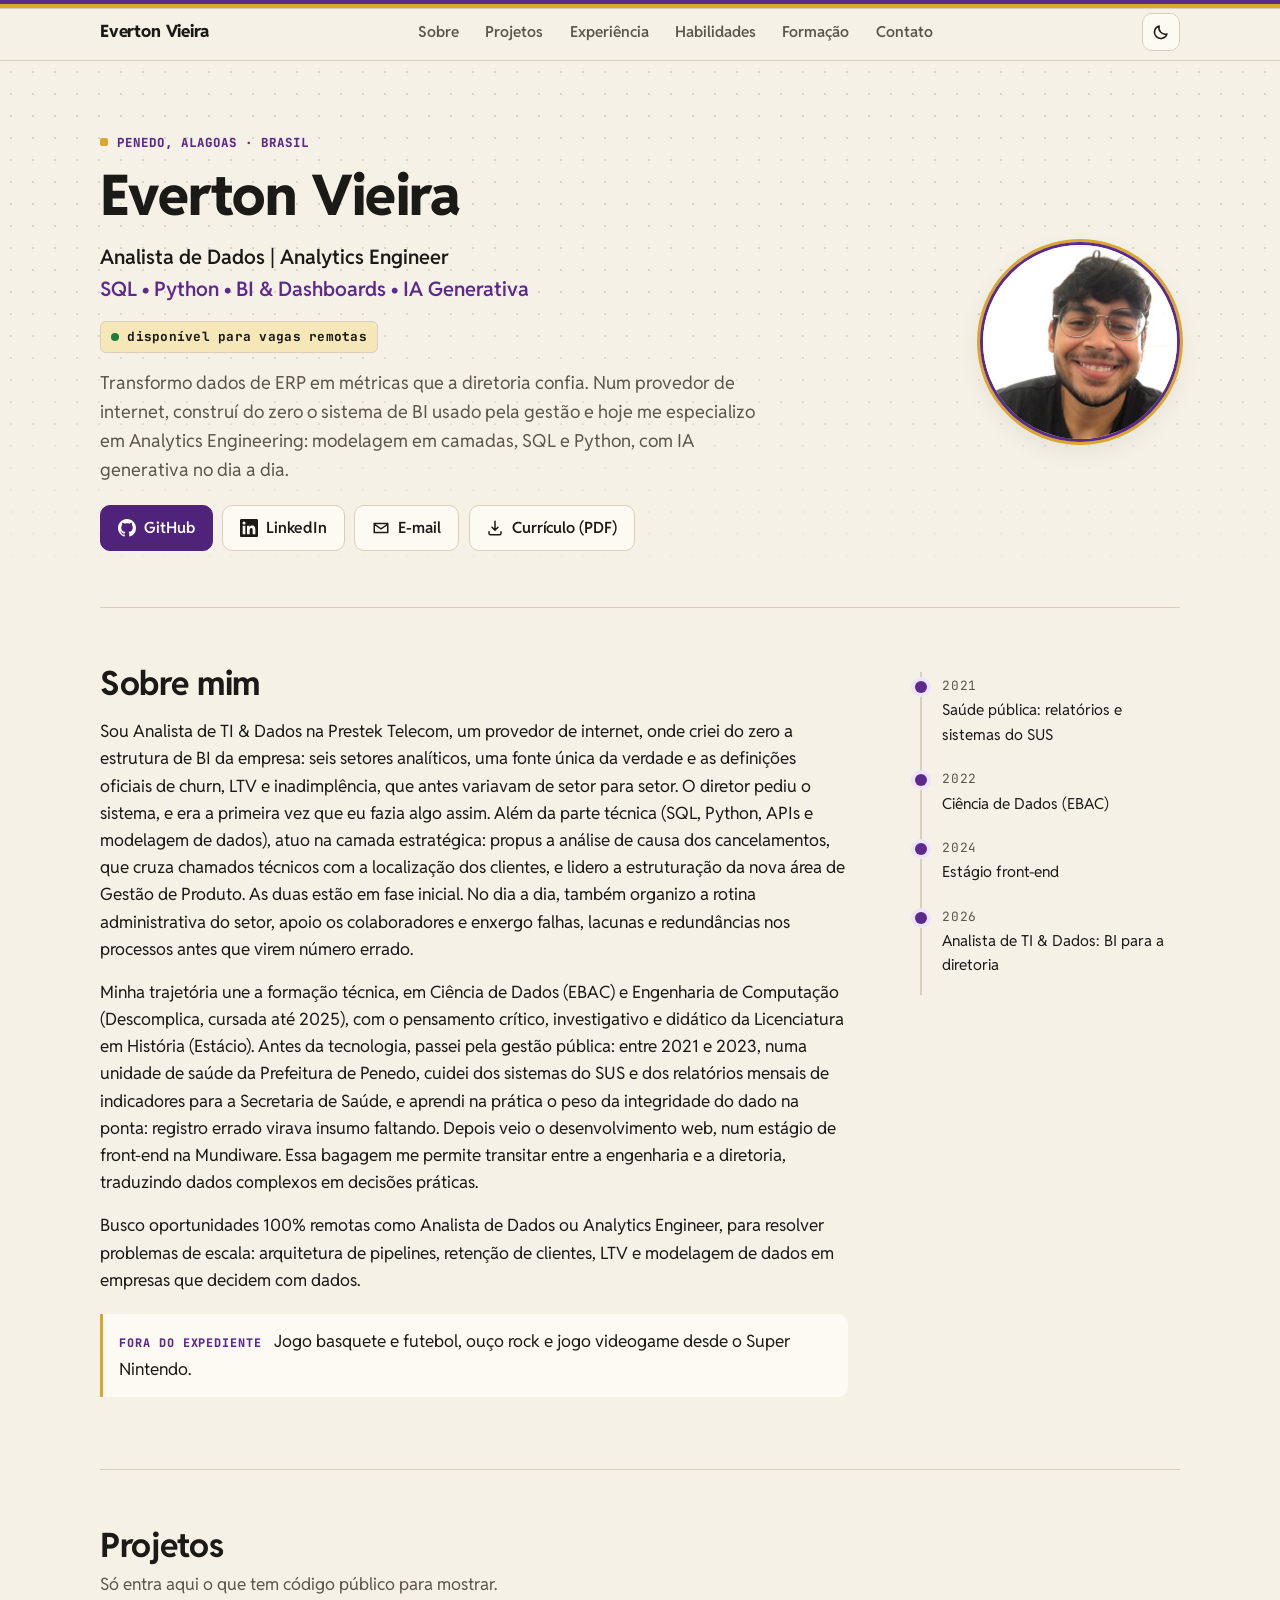
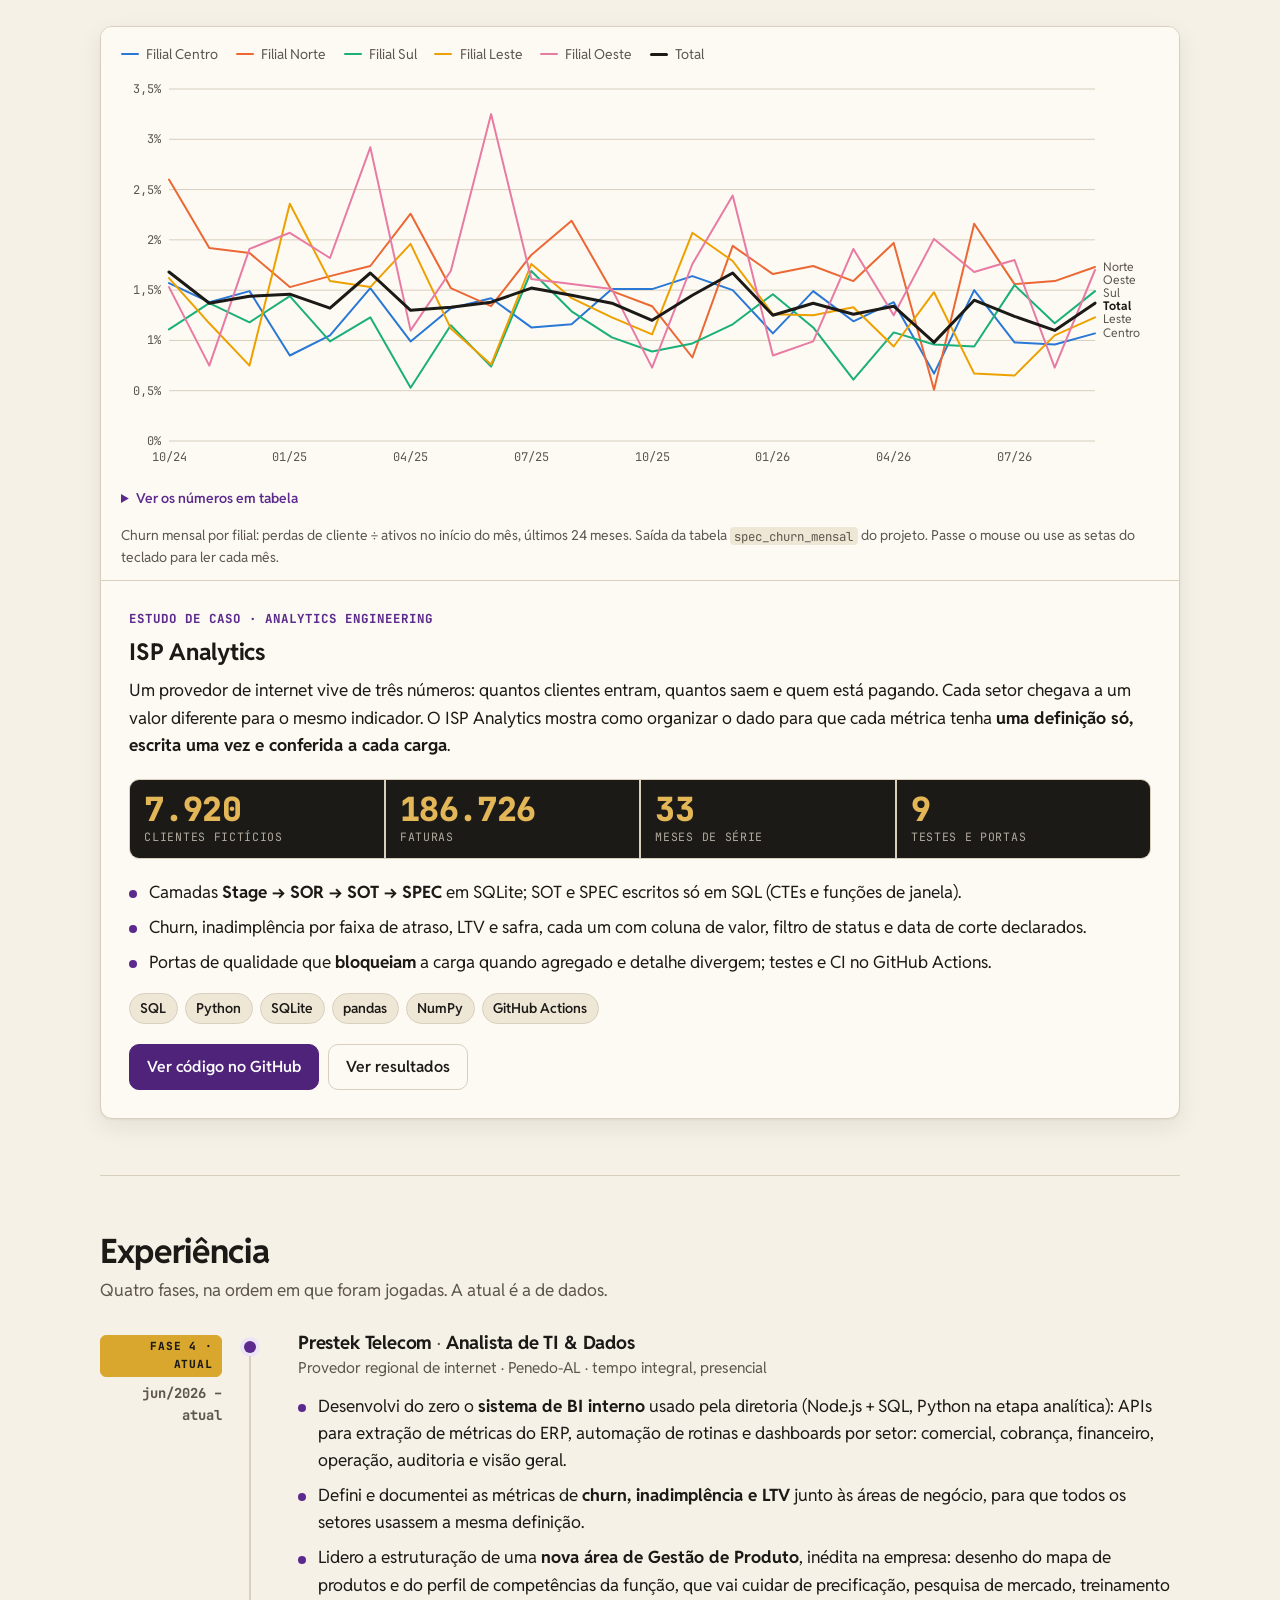
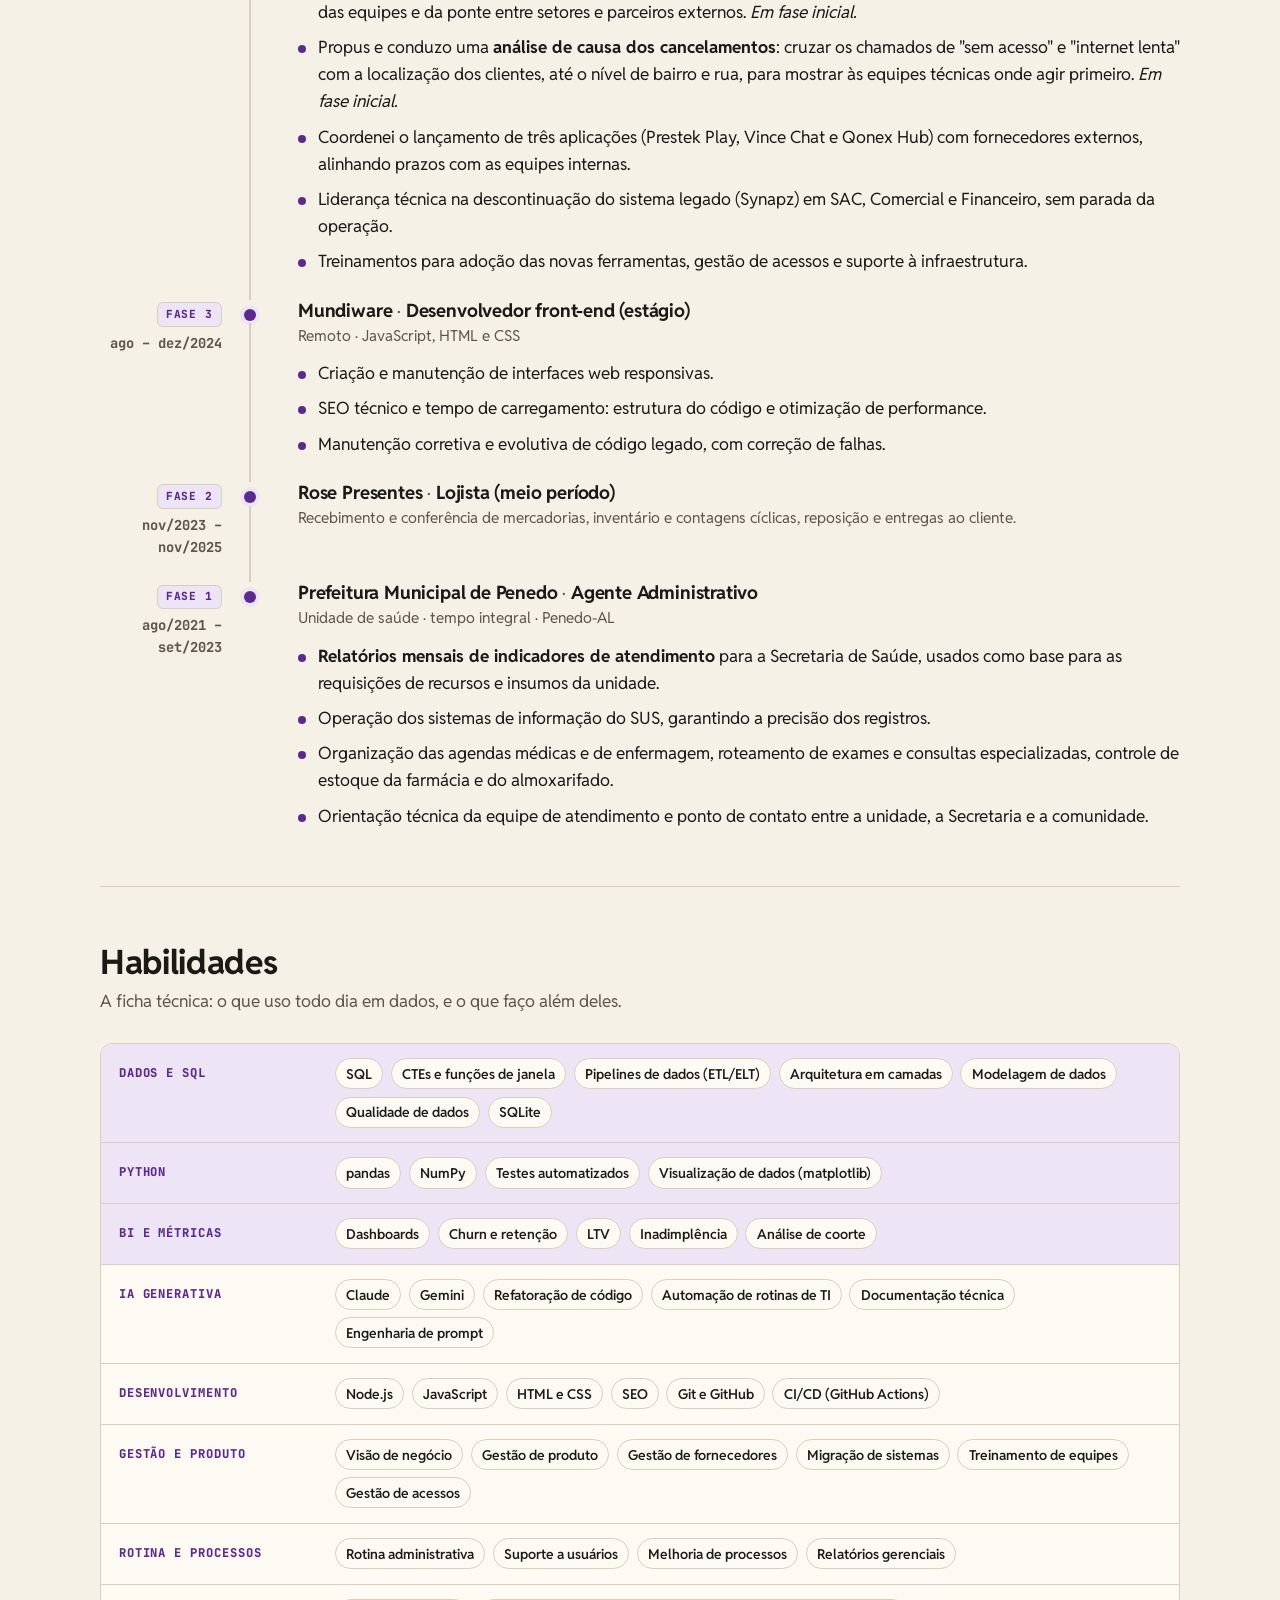
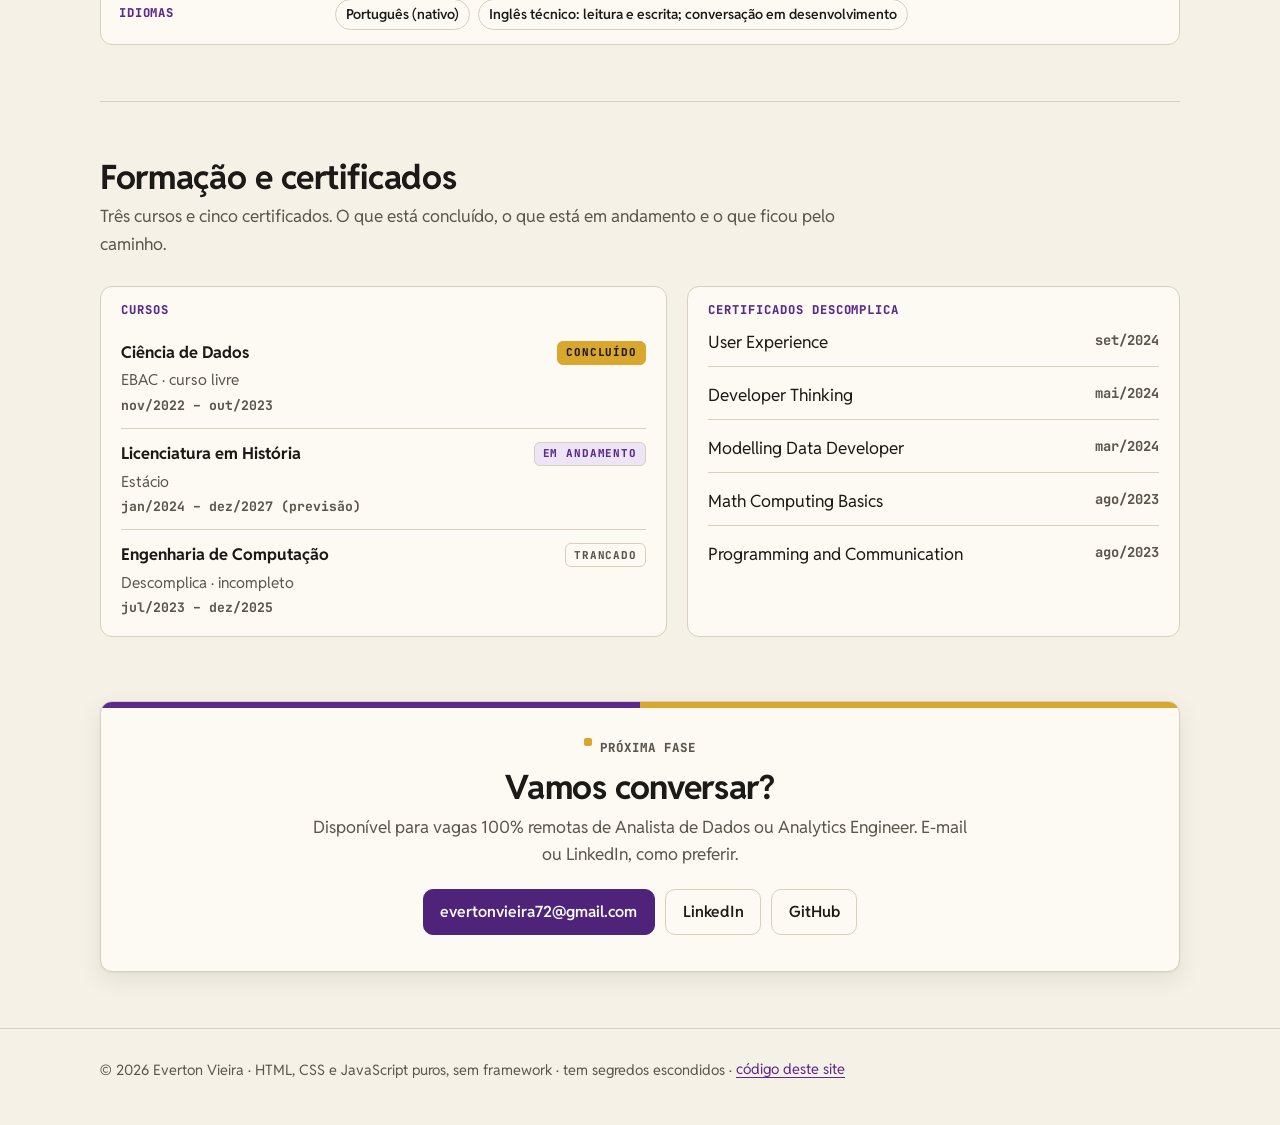
<file: index.html>
<!doctype html>
<html lang="pt-BR">
<head>
  <meta charset="utf-8">
  <meta name="viewport" content="width=device-width, initial-scale=1">
  <title>Everton Vieira — Analista de Dados | Analytics Engineer</title>
  <meta name="description" content="Portfólio de Everton Vieira, Analista de Dados e Analytics Engineer em Penedo, Alagoas: SQL, Python, BI &amp; Dashboards e IA generativa. Sobre mim, projetos, experiência e contato.">
  <link rel="canonical" href="https://vertonds.github.io/">
  <meta name="theme-color" content="#0D1117" media="(prefers-color-scheme: dark)">
  <meta name="theme-color" content="#ffffff" media="(prefers-color-scheme: light)">
  <link rel="icon" href="img/favicon.svg" type="image/svg+xml">

  <!-- Pré-visualização em LinkedIn, WhatsApp e afins -->
  <meta property="og:type" content="website">
  <meta property="og:locale" content="pt_BR">
  <meta property="og:url" content="https://vertonds.github.io/">
  <meta property="og:title" content="Everton Vieira — Analista de Dados | Analytics Engineer">
  <meta property="og:description" content="SQL, Python, BI &amp; Dashboards e IA generativa. Métricas de negócio com uma definição só, escritas em SQL e conferidas a cada carga.">
  <meta property="og:image" content="https://vertonds.github.io/img/og.png?v=placar-2026-10-29">
  <meta property="og:image:width" content="1200">
  <meta property="og:image:height" content="630">
  <meta name="twitter:card" content="summary_large_image">

  <link rel="preload" href="fonts/RedditSans.woff" as="font" type="font/woff" crossorigin>
  <link rel="preload" href="fonts/JetBrainsMono.woff" as="font" type="font/woff" crossorigin>
  <link rel="stylesheet" href="styles.css">
  <script src="js/churn-dados.js" defer></script>
  <script src="js/site.js" defer></script>
</head>
<body>

<a class="pular" href="#sobre">Pular para o conteúdo</a>

<header class="topo">
  <nav class="container nav" aria-label="Seções da página">
    <a class="marca" href="#inicio">Everton Vieira</a>
    <ul>
      <li><a href="#sobre">Sobre</a></li>
      <li><a href="#projetos">Projetos</a></li>
      <li><a href="#experiencia">Experiência</a></li>
      <li><a href="#habilidades">Habilidades</a></li>
      <li><a href="#formacao">Formação</a></li>
      <li><a href="#contato">Contato</a></li>
    </ul>
    <button class="tema-botao" type="button" aria-label="Alternar entre modo claro e escuro" aria-pressed="false" title="Modo claro / escuro">
      <svg class="icone-sol" aria-hidden="true" viewBox="0 0 24 24" width="18" height="18"><circle cx="12" cy="12" r="4" fill="none" stroke="currentColor" stroke-width="2"/><path stroke="currentColor" stroke-width="2" stroke-linecap="round" d="M12 2v2m0 16v2M2 12h2m16 0h2M4.9 4.9l1.4 1.4m11.4 11.4 1.4 1.4M4.9 19.1l1.4-1.4m11.4-11.4 1.4-1.4"/></svg>
      <svg class="icone-lua" aria-hidden="true" viewBox="0 0 24 24" width="18" height="18"><path fill="none" stroke="currentColor" stroke-width="2" stroke-linejoin="round" d="M20 14.5A8.5 8.5 0 0 1 9.5 4a8.5 8.5 0 1 0 10.5 10.5z"/></svg>
    </button>
  </nav>
</header>

<main id="inicio">

  <!-- ===== Apresentação ===== -->
  <section class="hero-fundo" aria-labelledby="nome">
    <div class="hero container">
      <div class="hero-texto">
        <p class="eyebrow">Penedo, Alagoas · Brasil</p>
        <h1 id="nome">Everton Vieira</h1>
        <p class="titulo">Analista de Dados <span aria-hidden="true">|</span> Analytics Engineer<br>
          <span class="titulo-stack">SQL • Python • BI &amp; Dashboards • IA Generativa</span></p>
        <p class="status">disponível para vagas remotas</p>
        <p class="so-impressao">vertonds.github.io · github.com/vertonds · linkedin.com/in/everton-vieira-872673228 · evertonvieira72@gmail.com</p>
        <p class="lead">Transformo dados de ERP em métricas que a diretoria confia. Num provedor de internet,
          construí do zero o sistema de BI usado pela gestão e hoje me especializo em Analytics Engineering:
          modelagem em camadas, SQL e Python, com IA generativa no dia a dia.</p>
        <div class="acoes">
          <a class="botao primario" href="https://github.com/vertonds" target="_blank" rel="noopener">
            <svg aria-hidden="true" viewBox="0 0 16 16" width="18" height="18"><path fill="currentColor" d="M8 0C3.58 0 0 3.58 0 8c0 3.54 2.29 6.53 5.47 7.59.4.07.55-.17.55-.38 0-.19-.01-.82-.01-1.49-2.01.37-2.53-.49-2.69-.94-.09-.23-.48-.94-.82-1.13-.28-.15-.68-.52-.01-.53.63-.01 1.08.58 1.23.82.72 1.21 1.87.87 2.33.66.07-.52.28-.87.51-1.07-1.78-.2-3.64-.89-3.64-3.95 0-.87.31-1.59.82-2.15-.08-.2-.36-1.02.08-2.12 0 0 .67-.21 2.2.82.64-.18 1.32-.27 2-.27.68 0 1.36.09 2 .27 1.53-1.04 2.2-.82 2.2-.82.44 1.1.16 1.92.08 2.12.51.56.82 1.27.82 2.15 0 3.07-1.87 3.75-3.65 3.95.29.25.54.73.54 1.48 0 1.07-.01 1.93-.01 2.2 0 .21.15.46.55.38A8.013 8.013 0 0 0 16 8c0-4.42-3.58-8-8-8z"/></svg>
            GitHub</a>
          <a class="botao" href="https://www.linkedin.com/in/everton-vieira-872673228/" target="_blank" rel="noopener">
            <svg aria-hidden="true" viewBox="0 0 24 24" width="18" height="18"><path fill="currentColor" d="M20.45 20.45h-3.56v-5.57c0-1.33-.02-3.04-1.85-3.04-1.85 0-2.13 1.45-2.13 2.94v5.67H9.35V9h3.41v1.56h.05c.48-.9 1.64-1.85 3.37-1.85 3.6 0 4.27 2.37 4.27 5.46v6.28zM5.34 7.43a2.06 2.06 0 1 1 0-4.13 2.06 2.06 0 0 1 0 4.13zM7.12 20.45H3.56V9h3.56v11.45zM22.22 0H1.77C.79 0 0 .77 0 1.72v20.56C0 23.23.79 24 1.77 24h20.45c.98 0 1.78-.77 1.78-1.72V1.72C24 .77 23.2 0 22.22 0z"/></svg>
            LinkedIn</a>
          <a class="botao" href="mailto:evertonvieira72@gmail.com">
            <svg aria-hidden="true" viewBox="0 0 24 24" width="18" height="18"><path fill="none" stroke="currentColor" stroke-width="2" d="M3 6h18v12H3zM3 7l9 6 9-6"/></svg>
            E-mail</a>
          <a class="botao" href="curriculo-everton-vieira.pdf" download>
            <svg aria-hidden="true" viewBox="0 0 24 24" width="18" height="18"><path fill="none" stroke="currentColor" stroke-width="2" stroke-linecap="round" stroke-linejoin="round" d="M12 3v12m0 0 4-4m-4 4-4-4M4 17v2a2 2 0 0 0 2 2h12a2 2 0 0 0 2-2v-2"/></svg>
            Currículo (PDF)</a>
        </div>
      </div>
      <img class="foto" src="img/foto.jpg" alt="Foto de Everton Vieira" width="200" height="200">
    </div>
  </section>

  <!-- ===== Sobre mim ===== -->
  <section id="sobre" class="secao container reveal" aria-labelledby="t-sobre">
    <div class="sobre">
      <div class="sobre-texto">
        <h2 id="t-sobre">Sobre mim</h2>
        <p>Sou Analista de TI &amp; Dados na Prestek Telecom, um provedor de internet, onde criei do zero a estrutura
          de BI da empresa: seis setores analíticos, uma fonte única da verdade e as definições oficiais de churn,
          LTV e inadimplência, que antes variavam de setor para setor. O diretor pediu o sistema, e era a primeira
          vez que eu fazia algo assim. Além da parte técnica (SQL, Python, APIs e modelagem de dados), atuo na
          camada estratégica: propus a análise de causa dos cancelamentos, que cruza chamados técnicos com a
          localização dos clientes, e lidero a estruturação da nova área de Gestão de Produto. As duas estão em
          fase inicial. No dia a dia, também organizo a rotina administrativa do setor, apoio os colaboradores e
          enxergo falhas, lacunas e redundâncias nos processos antes que virem número errado.</p>
        <p>Minha trajetória une a formação técnica, em Ciência de Dados (EBAC) e Engenharia de Computação
          (Descomplica, cursada até 2025), com o pensamento crítico, investigativo e didático da Licenciatura em
          História (Estácio). Antes da tecnologia, passei pela gestão pública: entre 2021 e 2023, numa unidade de
          saúde da Prefeitura de Penedo, cuidei dos sistemas do SUS e dos relatórios mensais de indicadores para a
          Secretaria de Saúde, e aprendi na prática o peso da integridade do dado na ponta: registro errado virava
          insumo faltando. Depois veio o desenvolvimento web, num estágio de front-end na Mundiware. Essa bagagem
          me permite transitar entre a engenharia e a diretoria, traduzindo dados complexos em decisões práticas.</p>
        <p>Busco oportunidades 100% remotas como Analista de Dados ou Analytics Engineer, para resolver problemas
          de escala: arquitetura de pipelines, retenção de clientes, LTV e modelagem de dados em empresas que
          decidem com dados.</p>
        <p class="fora"><span class="fora-rotulo">Fora do expediente</span> Jogo basquete e futebol, ouço rock e jogo videogame desde o Super Nintendo.</p>
      </div>
      <ol class="marcos" aria-label="Marcos">
        <li><span class="marco-ano">2021</span><span>Saúde pública: relatórios e sistemas do SUS</span></li>
        <li><span class="marco-ano">2022</span><span>Ciência de Dados (EBAC)</span></li>
        <li><span class="marco-ano">2024</span><span>Estágio front-end</span></li>
        <li><span class="marco-ano">2026</span><span>Analista de TI &amp; Dados: BI para a diretoria</span></li>
      </ol>
    </div>
  </section>

  <!-- ===== Projetos ===== -->
  <section id="projetos" class="secao container reveal" aria-labelledby="t-projetos">
    <div class="secao-cab">
      <h2 id="t-projetos">Projetos</h2>
      <p>Só entra aqui o que tem código público para mostrar.</p>
    </div>

    <article class="destaque">
      <figure class="grafico" id="grafico-churn">
        <img src="img/capa-isp-analytics.png" alt="Gráfico de linhas: churn mensal por filial nos últimos 24 meses, com o total em torno de 1,3% ao mês" width="1300" height="598" loading="lazy">
        <figcaption>Churn mensal por filial: perdas de cliente ÷ ativos no início do mês, últimos 24 meses.
          Saída da tabela <code>spec_churn_mensal</code> do projeto. Passe o mouse ou use as setas do teclado para ler cada mês.</figcaption>
      </figure>
      <div class="destaque-corpo">
        <p class="kicker">Estudo de caso · Analytics Engineering</p>
        <h3>ISP Analytics</h3>
        <p>Um provedor de internet vive de três números: quantos clientes entram, quantos saem e quem está
          pagando. Cada setor chegava a um valor diferente para o mesmo indicador. O ISP Analytics mostra como organizar
          o dado para que cada métrica tenha <strong>uma definição só, escrita uma vez e conferida a cada carga</strong>.</p>
        <ul class="placar" aria-label="Números do projeto">
          <li><strong>7.920</strong><span>clientes fictícios</span></li>
          <li><strong>186.726</strong><span>faturas</span></li>
          <li><strong>33</strong><span>meses de série</span></li>
          <li><strong>9</strong><span>testes e portas</span></li>
        </ul>
        <ul class="marcas">
          <li>Camadas <strong>Stage → SOR → SOT → SPEC</strong> em SQLite; SOT e SPEC escritos só em SQL (CTEs e funções de janela).</li>
          <li>Churn, inadimplência por faixa de atraso, LTV e safra, cada um com coluna de valor, filtro de status e data de corte declarados.</li>
          <li>Portas de qualidade que <strong>bloqueiam</strong> a carga quando agregado e detalhe divergem; testes e CI no GitHub Actions.</li>
        </ul>
        <ul class="tags" aria-label="Tecnologias">
          <li>SQL</li><li>Python</li><li>SQLite</li><li>pandas</li><li>NumPy</li><li>GitHub Actions</li>
        </ul>
        <div class="acoes">
          <a class="botao primario" href="https://github.com/vertonds/isp-analytics" target="_blank" rel="noopener">Ver código no GitHub</a>
          <a class="botao" href="https://github.com/vertonds/isp-analytics/blob/main/docs/RESULTADOS.md" target="_blank" rel="noopener">Ver resultados</a>
        </div>
      </div>
    </article>
  </section>

  <!-- ===== Experiência ===== -->
  <section id="experiencia" class="secao container reveal" aria-labelledby="t-exp">
    <div class="secao-cab">
      <h2 id="t-exp">Experiência</h2>
      <p>Quatro fases, na ordem em que foram jogadas. A atual é a de dados.</p>
    </div>

    <ol class="linha">
      <li>
        <div class="quando"><span class="fase atual">Fase 4 · atual</span>jun/2026 – atual</div>
        <div class="oque">
          <h3>Prestek Telecom <span class="sep">·</span> Analista de TI &amp; Dados</h3>
          <p class="onde">Provedor regional de internet · Penedo-AL · tempo integral, presencial</p>
          <ul class="marcas">
            <li>Desenvolvi do zero o <strong>sistema de BI interno</strong> usado pela diretoria (Node.js + SQL, Python na etapa analítica): APIs para extração de métricas do ERP, automação de rotinas e dashboards por setor: comercial, cobrança, financeiro, operação, auditoria e visão geral.</li>
            <li>Defini e documentei as métricas de <strong>churn, inadimplência e LTV</strong> junto às áreas de negócio, para que todos os setores usassem a mesma definição.</li>
            <li>Lidero a estruturação de uma <strong>nova área de Gestão de Produto</strong>, inédita na empresa: desenho do mapa de produtos e do perfil de competências da função, que vai cuidar de precificação, pesquisa de mercado, treinamento das equipes e da ponte entre setores e parceiros externos. <em>Em fase inicial.</em></li>
            <li>Propus e conduzo uma <strong>análise de causa dos cancelamentos</strong>: cruzar os chamados de "sem acesso" e "internet lenta" com a localização dos clientes, até o nível de bairro e rua, para mostrar às equipes técnicas onde agir primeiro. <em>Em fase inicial.</em></li>
            <li>Coordenei o lançamento de três aplicações (Prestek Play, Vince Chat e Qonex Hub) com fornecedores externos, alinhando prazos com as equipes internas.</li>
            <li>Liderança técnica na descontinuação do sistema legado (Synapz) em SAC, Comercial e Financeiro, sem parada da operação.</li>
            <li>Treinamentos para adoção das novas ferramentas, gestão de acessos e suporte à infraestrutura.</li>
          </ul>
        </div>
      </li>
      <li>
        <div class="quando"><span class="fase">Fase 3</span>ago – dez/2024</div>
        <div class="oque">
          <h3>Mundiware <span class="sep">·</span> Desenvolvedor front-end (estágio)</h3>
          <p class="onde">Remoto · JavaScript, HTML e CSS</p>
          <ul class="marcas">
            <li>Criação e manutenção de interfaces web responsivas.</li>
            <li>SEO técnico e tempo de carregamento: estrutura do código e otimização de performance.</li>
            <li>Manutenção corretiva e evolutiva de código legado, com correção de falhas.</li>
          </ul>
        </div>
      </li>
      <li class="compacto">
        <div class="quando"><span class="fase">Fase 2</span>nov/2023 – nov/2025</div>
        <div class="oque">
          <h3>Rose Presentes <span class="sep">·</span> Lojista (meio período)</h3>
          <p class="onde">Recebimento e conferência de mercadorias, inventário e contagens cíclicas, reposição e entregas ao cliente.</p>
        </div>
      </li>
      <li>
        <div class="quando"><span class="fase">Fase 1</span>ago/2021 – set/2023</div>
        <div class="oque">
          <h3>Prefeitura Municipal de Penedo <span class="sep">·</span> Agente Administrativo</h3>
          <p class="onde">Unidade de saúde · tempo integral · Penedo-AL</p>
          <ul class="marcas">
            <li><strong>Relatórios mensais de indicadores de atendimento</strong> para a Secretaria de Saúde, usados como base para as requisições de recursos e insumos da unidade.</li>
            <li>Operação dos sistemas de informação do SUS, garantindo a precisão dos registros.</li>
            <li>Organização das agendas médicas e de enfermagem, roteamento de exames e consultas especializadas, controle de estoque da farmácia e do almoxarifado.</li>
            <li>Orientação técnica da equipe de atendimento e ponto de contato entre a unidade, a Secretaria e a comunidade.</li>
          </ul>
        </div>
      </li>
    </ol>
  </section>

  <!-- ===== Habilidades ===== -->
  <section id="habilidades" class="secao container reveal" aria-labelledby="t-hab">
    <div class="secao-cab">
      <h2 id="t-hab">Habilidades</h2>
      <p>A ficha técnica: o que uso todo dia em dados, e o que faço além deles.</p>
    </div>

    <dl class="ficha">
      <div class="ficha-linha destaque-linha">
        <dt>Dados e SQL</dt>
        <dd><ul class="tags"><li>SQL</li><li>CTEs e funções de janela</li><li>Pipelines de dados (ETL/ELT)</li><li>Arquitetura em camadas</li><li>Modelagem de dados</li><li>Qualidade de dados</li><li>SQLite</li></ul></dd>
      </div>
      <div class="ficha-linha destaque-linha">
        <dt>Python</dt>
        <dd><ul class="tags"><li>pandas</li><li>NumPy</li><li>Testes automatizados</li><li>Visualização de dados (matplotlib)</li></ul></dd>
      </div>
      <div class="ficha-linha destaque-linha">
        <dt>BI e métricas</dt>
        <dd><ul class="tags"><li>Dashboards</li><li>Churn e retenção</li><li>LTV</li><li>Inadimplência</li><li>Análise de coorte</li></ul></dd>
      </div>
      <div class="ficha-linha">
        <dt>IA generativa</dt>
        <dd><ul class="tags"><li>Claude</li><li>Gemini</li><li>Refatoração de código</li><li>Automação de rotinas de TI</li><li>Documentação técnica</li><li>Engenharia de prompt</li></ul></dd>
      </div>
      <div class="ficha-linha">
        <dt>Desenvolvimento</dt>
        <dd><ul class="tags"><li>Node.js</li><li>JavaScript</li><li>HTML e CSS</li><li>SEO</li><li>Git e GitHub</li><li>CI/CD (GitHub Actions)</li></ul></dd>
      </div>
      <div class="ficha-linha">
        <dt>Gestão e produto</dt>
        <dd><ul class="tags"><li>Visão de negócio</li><li>Gestão de produto</li><li>Gestão de fornecedores</li><li>Migração de sistemas</li><li>Treinamento de equipes</li><li>Gestão de acessos</li></ul></dd>
      </div>
      <div class="ficha-linha">
        <dt>Rotina e processos</dt>
        <dd><ul class="tags"><li>Rotina administrativa</li><li>Suporte a usuários</li><li>Melhoria de processos</li><li>Relatórios gerenciais</li></ul></dd>
      </div>
      <div class="ficha-linha">
        <dt>Idiomas</dt>
        <dd><ul class="tags"><li>Português (nativo)</li><li>Inglês técnico: leitura e escrita; conversação em desenvolvimento</li></ul></dd>
      </div>
    </dl>
  </section>

  <!-- ===== Formação ===== -->
  <section id="formacao" class="secao container reveal" aria-labelledby="t-form">
    <div class="secao-cab">
      <h2 id="t-form">Formação e certificados</h2>
      <p>Três cursos e cinco certificados. O que está concluído, o que está em andamento e o que ficou pelo caminho.</p>
    </div>

    <div class="formacao">
      <div class="formacao-col">
        <h3 class="sub">Cursos</h3>
        <ol class="cursos">
          <li>
            <div class="curso-cab"><strong>Ciência de Dados</strong><span class="selo ok">concluído</span></div>
            <span class="curso-inst">EBAC · curso livre</span>
            <span class="quando">nov/2022 – out/2023</span>
          </li>
          <li>
            <div class="curso-cab"><strong>Licenciatura em História</strong><span class="selo andamento">em andamento</span></div>
            <span class="curso-inst">Estácio</span>
            <span class="quando">jan/2024 – dez/2027 (previsão)</span>
          </li>
          <li>
            <div class="curso-cab"><strong>Engenharia de Computação</strong><span class="selo neutro">trancado</span></div>
            <span class="curso-inst">Descomplica · incompleto</span>
            <span class="quando">jul/2023 – dez/2025</span>
          </li>
        </ol>
      </div>
      <div class="formacao-col">
        <h3 class="sub">Certificados Descomplica</h3>
        <!-- Os links de verificação da Descomplica devolviam 404 em 28/10/2026; quando voltarem, acrescentar
             <a href="URL" target="_blank" rel="noopener">Verificar</a> em cada item. -->
        <ol class="certificados-lista">
          <li><span>User Experience</span><span class="quando">set/2024</span></li>
          <li><span>Developer Thinking</span><span class="quando">mai/2024</span></li>
          <li><span>Modelling Data Developer</span><span class="quando">mar/2024</span></li>
          <li><span>Math Computing Basics</span><span class="quando">ago/2023</span></li>
          <li><span>Programming and Communication</span><span class="quando">ago/2023</span></li>
        </ol>
      </div>
    </div>
  </section>

  <!-- ===== Contato ===== -->
  <section id="contato" class="secao container contato reveal" aria-labelledby="t-contato">
    <div class="contato-caixa">
    <p class="eyebrow">Próxima fase</p>
    <h2 id="t-contato">Vamos conversar?</h2>
    <p>Disponível para vagas 100% remotas de Analista de Dados ou Analytics Engineer. E-mail ou LinkedIn, como preferir.</p>
    <div class="acoes centro">
      <a class="botao primario" href="mailto:evertonvieira72@gmail.com">evertonvieira72@gmail.com</a>
      <a class="botao" href="https://www.linkedin.com/in/everton-vieira-872673228/" target="_blank" rel="noopener">LinkedIn</a>
      <a class="botao" href="https://github.com/vertonds" target="_blank" rel="noopener">GitHub</a>
    </div>
    </div>
  </section>

</main>

<dialog class="consulta" id="consulta-sql" aria-labelledby="consulta-titulo">
  <p class="consulta-titulo" id="consulta-titulo">consulta.sql</p>
  <pre><code>SELECT paixao
FROM   everton
WHERE  fora_do_expediente = true;</code></pre>
  <table>
    <thead><tr><th scope="col">#</th><th scope="col">paixao</th></tr></thead>
    <tbody>
      <tr><td>1</td><td>basquete</td></tr>
      <tr><td>2</td><td>futebol</td></tr>
      <tr><td>3</td><td>rock</td></tr>
      <tr><td>4</td><td>videogame</td></tr>
    </tbody>
  </table>
  <p class="consulta-rodape">4 linhas · 0,003 s · <button type="button" class="consulta-fechar">fechar (Esc)</button></p>
</dialog>

<footer class="rodape">
  <div class="container">
    <p>© 2026 Everton Vieira · HTML, CSS e JavaScript puros, sem framework · tem segredos escondidos ·
      <a href="https://github.com/vertonds/vertonds.github.io" target="_blank" rel="noopener">código deste site</a></p>
  </div>
</footer>

</body>
</html>
</file>
<file: styles.css>
/* ==========================================================================
   vertonds.github.io — folha de estilo única (v2, direção "Painel")
   Tokens → base → componentes → seções → gráfico → responsivo → impressão
   ========================================================================== */

@font-face {
  font-family: "Reddit Sans";
  src: url("fonts/RedditSans.woff") format("woff");
  font-weight: 200 900;
  font-style: normal;
  font-display: swap;
}

@font-face {
  font-family: "JetBrains Mono";
  src: url("fonts/JetBrainsMono.woff") format("woff");
  font-weight: 100 800;
  font-style: normal;
  font-display: swap;
}

/* ---------- Tokens: conceito "Placar". Claro (creme + roxo) é o padrão; escuro (grafite + dourado) pelo sistema ou por data-theme ---------- */
:root {
  --fundo: #F6F1E6;
  --superficie: #FDFAF3;
  --superficie-2: #EFE7D6;
  --borda: #D8CFBE;
  --texto: #1C1A17;
  --texto-2: #5C564D;
  --destaque: #5B2A8C;              /* roxo: links, títulos de apoio, marcadores */
  --destaque-botao: #4E2379;        /* roxo mais fechado: botão sólido com texto branco (11,4:1) */
  --destaque-texto: #FFFFFF;
  --destaque-suave: #EDE4F5;        /* roxo lavado: chips, halo da linha do tempo */
  --ouro: #D9A62E;                  /* dourado: SÓ como preenchimento, com texto escuro em cima (7,8:1); nunca como texto */
  --ouro-suave: #F6E7B8;
  --ouro-texto: #1C1A17;
  --ok: #1A7F37;
  --pendente: #9A6700;
  --ponto: rgba(92, 86, 77, 0.18);
  --sombra: 0 1px 2px rgba(28, 26, 23, 0.06), 0 8px 24px rgba(28, 26, 23, 0.08);
  --raio: 12px;
  --fonte: "Reddit Sans", system-ui, -apple-system, "Segoe UI", Roboto, sans-serif;
  --mono: "JetBrains Mono", ui-monospace, "Cascadia Mono", Consolas, Menlo, monospace;
  --s1: #2a78d6; --s2: #eb6834; --s3: #1baf7a; --s4: #eda100; --s5: #e87ba4;
  --grafico-superficie: #FDFAF3;
  color-scheme: light;
}

@media (prefers-color-scheme: dark) {
  :root:not([data-theme="light"]) {
    --fundo: #131117;
    --superficie: #1C1922;
    --superficie-2: #262230;
    --borda: #3A3542;
    --texto: #F2ECE0;
    --texto-2: #B3ABA0;
    --destaque: #E3B657;            /* dourado: links e marcadores (9,9:1 sobre o fundo) */
    --destaque-botao: #E3B657;      /* botão sólido dourado com texto escuro (9,9:1) */
    --destaque-texto: #131117;
    --destaque-suave: #2C2140;      /* roxo profundo: chips, halo */
    --ouro: #E3B657;
    --ouro-suave: #3A3220;
    --ouro-texto: #131117;
    --roxo-claro: #B592E6;          /* roxo claro: eyebrow e detalhes (7,3:1) */
    --ok: #3FB950;
    --pendente: #D29922;
    --ponto: rgba(179, 171, 160, 0.16);
    --sombra: 0 1px 2px rgba(0, 0, 0, 0.5), 0 8px 24px rgba(0, 0, 0, 0.4);
    --s1: #3987e5; --s2: #d95926; --s3: #199e70; --s4: #c98500; --s5: #d55181;
    --grafico-superficie: #1C1922;
    color-scheme: dark;
  }
}
:root[data-theme="dark"] {
  --fundo: #131117; --superficie: #1C1922; --superficie-2: #262230; --borda: #3A3542;
  --texto: #F2ECE0; --texto-2: #B3ABA0;
  --destaque: #E3B657; --destaque-botao: #E3B657; --destaque-texto: #131117; --destaque-suave: #2C2140;
  --ouro: #E3B657; --ouro-suave: #3A3220; --ouro-texto: #131117; --roxo-claro: #B592E6;
  --ok: #3FB950; --pendente: #D29922; --ponto: rgba(179, 171, 160, 0.16);
  --sombra: 0 1px 2px rgba(0, 0, 0, 0.5), 0 8px 24px rgba(0, 0, 0, 0.4);
  --s1: #3987e5; --s2: #d95926; --s3: #199e70; --s4: #c98500; --s5: #d55181;
  --grafico-superficie: #1C1922;
  color-scheme: dark;
}
:root { --roxo-claro: var(--destaque); }

/* ---------- Base ---------- */
*, *::before, *::after { box-sizing: border-box; }

html { scroll-behavior: smooth; scroll-padding-top: 72px; }

body {
  margin: 0;
  background: var(--fundo);
  color: var(--texto);
  font-family: var(--fonte);
  font-size: 1.0625rem;      /* 17px */
  line-height: 1.6;
  -webkit-font-smoothing: antialiased;
  text-rendering: optimizeLegibility;
}

h1, h2, h3 { line-height: 1.15; margin: 0; letter-spacing: -0.01em; }
h1 { font-size: clamp(2.25rem, 6vw, 3.5rem); font-weight: 800; }
h2 { font-size: clamp(1.6rem, 3.2vw, 2.1rem); font-weight: 700; }
h3 { font-size: 1.2rem; font-weight: 700; }
h3.sub { font-size: 1rem; margin: 1.5rem 0 0.6rem; }
p { margin: 0 0 1rem; }
a { color: var(--destaque); text-underline-offset: 3px; }
a:hover { text-decoration-thickness: 2px; }
img { max-width: 100%; height: auto; display: block; }
ul, ol { margin: 0; padding: 0; }
code { font-family: var(--mono); font-size: 0.9em; background: var(--superficie-2); padding: 0.05em 0.35em; border-radius: 4px; }

:focus-visible { outline: 3px solid var(--destaque); outline-offset: 3px; border-radius: 4px; }

.container { width: min(1080px, 100% - 2rem); margin-inline: auto; }

.sr-only { position: absolute; width: 1px; height: 1px; overflow: hidden; clip: rect(0 0 0 0); white-space: nowrap; }

/* Link "pular para o conteúdo": invisível até receber foco pelo teclado */
.pular {
  position: absolute; left: 1rem; top: -4rem;
  background: var(--destaque); color: var(--destaque-texto);
  padding: 0.5rem 0.9rem; border-radius: 8px; z-index: 100;
}
.pular:focus { top: 1rem; }

/* ---------- Navegação ---------- */
.topo {
  position: sticky; top: 0; z-index: 50;
  border-top: 4px solid var(--destaque); box-shadow: inset 0 4px 0 var(--ouro), inset 0 5px 0 var(--borda);
  background: color-mix(in srgb, var(--fundo) 85%, transparent);
  backdrop-filter: blur(10px);
  border-bottom: 1px solid var(--borda);
}
.nav { display: flex; align-items: center; justify-content: space-between; gap: 1rem; min-height: 56px; }
.marca { font-weight: 800; color: var(--texto); text-decoration: none; letter-spacing: -0.01em; }
.nav ul { display: flex; gap: 0.25rem; list-style: none; flex-wrap: wrap; justify-content: flex-end; }
.nav li a {
  display: inline-block; padding: 0.4rem 0.7rem; border-radius: 8px;
  color: var(--texto-2); text-decoration: none; font-size: 0.95rem; font-weight: 600;
}
.nav li a:hover { color: var(--texto); background: var(--superficie); }

/* ---------- Botões, tags, marcadores ---------- */
.acoes { display: flex; flex-wrap: wrap; gap: 0.6rem; margin-top: 1.25rem; }
.acoes.centro { justify-content: center; }

.botao {
  display: inline-flex; align-items: center; gap: 0.5rem;
  padding: 0.6rem 1.05rem; border-radius: 10px;
  border: 1px solid var(--borda); background: var(--superficie);
  color: var(--texto); font-weight: 600; text-decoration: none; font-size: 0.97rem;
  transition: background 150ms ease, border-color 150ms ease, transform 150ms ease;
}
.botao:hover { border-color: var(--destaque); background: var(--superficie-2); transform: translateY(-1px); }
.botao.primario { background: var(--destaque-botao); border-color: var(--destaque-botao); color: var(--destaque-texto); }
.botao.primario:hover { filter: brightness(1.08); }

.tags { display: flex; flex-wrap: wrap; gap: 0.45rem; list-style: none; }
.tags li {
  padding: 0.22rem 0.65rem; border-radius: 999px;
  border: 1px solid var(--borda); background: var(--superficie-2);
  font-size: 0.86rem; font-weight: 600; color: var(--texto);
}

.marcas { list-style: none; display: grid; gap: 0.5rem; }
.marcas li { position: relative; padding-left: 1.25rem; }
.marcas li::before {
  content: ""; position: absolute; left: 0; top: 0.65em;
  width: 8px; height: 8px; border-radius: 50%; background: var(--destaque);
}

/* Lacuna de conteúdo ainda não confirmada: some do site quando o texto for preenchido */
.pendente {
  color: var(--pendente); border: 1px dashed var(--pendente);
  border-radius: 6px; padding: 0 0.35rem; font-weight: 600; font-size: 0.9em;
}

/* rótulos pequenos em monoespaçada: o ar de ferramenta técnica, sem carregar fonte */
.eyebrow, .kicker, .quando, .marco-ano, .grafico-eixo, .tiles span, .nota {
  font-family: var(--mono);
}
.eyebrow, .kicker {
  margin: 0 0 0.6rem; font-size: 0.78rem; font-weight: 600;
  letter-spacing: 0.08em; text-transform: uppercase; color: var(--texto-2);
}
.kicker { color: var(--destaque); }
.eyebrow { color: var(--roxo-claro); font-weight: 700; }
.eyebrow::before { content: ""; display: inline-block; width: 8px; height: 8px; border-radius: 2px; background: var(--ouro); margin-right: 0.55rem; vertical-align: 1px; }

/* ---------- Entrada suave ao rolar (só com JavaScript e sem reduced-motion) ---------- */
@media (prefers-reduced-motion: no-preference) {
  .js .reveal { opacity: 0; transform: translateY(10px); transition: opacity 400ms ease, transform 400ms ease; }
  .js .reveal.visivel { opacity: 1; transform: none; }
}

/* ---------- Seções ---------- */
.secao { padding-block: 3.5rem; border-top: 1px solid var(--borda); }
.secao-cab { margin-bottom: 1.75rem; max-width: 70ch; }
.secao-cab p { color: var(--texto-2); margin: 0.4rem 0 0; }

/* Apresentação: grade de pontos que some para baixo */
.hero-fundo { position: relative; }
.hero-fundo::before {                       /* a grade de pontos fica num pseudo-elemento: a máscara some só com ela, não com o texto */
  content: ""; position: absolute; inset: 0; z-index: 0; pointer-events: none;
  background-image: radial-gradient(var(--ponto) 1.2px, transparent 1.3px);
  background-size: 22px 22px;
  -webkit-mask-image: linear-gradient(to bottom, #000 40%, transparent 100%);
  mask-image: linear-gradient(to bottom, #000 40%, transparent 100%);
}
.hero-fundo > .hero { position: relative; z-index: 1; }
.hero {
  display: grid; grid-template-columns: 1fr auto; align-items: center; gap: 2.5rem;
  padding-block: 4.5rem 3.5rem;
}
.hero-texto { max-width: 62ch; }
.titulo { font-size: 1.25rem; font-weight: 600; margin: 0.9rem 0 1rem; color: var(--texto); }
.titulo-stack { color: var(--destaque); }
.status {
  display: inline-flex; align-items: center; gap: 0.5rem; margin: 0 0 1rem;
  font-family: var(--mono); font-size: 0.8rem; font-weight: 600; letter-spacing: 0.02em;
  background: var(--ouro-suave); color: var(--texto); border: 1px solid var(--borda); border-radius: 6px; padding: 0.3rem 0.65rem;
}
.status::before { content: ""; width: 8px; height: 8px; border-radius: 50%; background: var(--ok); }
.lead { font-size: 1.125rem; color: var(--texto-2); }
.foto {
  width: 200px; height: 200px; border-radius: 50%; object-fit: cover;
  border: 3px solid var(--destaque); box-shadow: 0 0 0 3px var(--ouro), var(--sombra);
}

/* Sobre mim: título grande, texto corrido, marcos ao lado */
.sobre { display: grid; grid-template-columns: minmax(0, 1fr) 260px; gap: 3rem; align-items: start; }
.sobre-texto h2 { margin-bottom: 1rem; }
.sobre-texto p { max-width: 68ch; font-size: 1.0625rem; }
.marcos { list-style: none; display: grid; gap: 0; border-left: 2px solid var(--borda); margin-top: 0.5rem; }
.marcos li { position: relative; padding: 0.3rem 0 1.1rem 1.25rem; display: grid; gap: 0.1rem; }
.marcos li::before {
  content: ""; position: absolute; left: -7px; top: 0.6rem; width: 12px; height: 12px;
  border-radius: 50%; background: var(--destaque); box-shadow: 0 0 0 4px var(--destaque-suave);
}
.marco-ano { font-size: 0.8rem; color: var(--texto-2); letter-spacing: 0.06em; }
.marcos li span:last-child { font-size: 0.95rem; }

/* Projeto em destaque */
.destaque {
  display: grid; grid-template-columns: 1fr; overflow: hidden;
  background: var(--superficie); border: 1px solid var(--borda); border-radius: var(--raio);
  box-shadow: var(--sombra);
  transition: border-color 150ms ease;
}
.destaque:hover { border-color: var(--destaque); }
.destaque-corpo { padding: 1.75rem; }
.destaque-corpo h3 { font-size: 1.45rem; margin-bottom: 0.75rem; }
.destaque-corpo .marcas { margin: 1rem 0; }

.tiles { list-style: none; display: grid; grid-template-columns: repeat(4, 1fr); gap: 0.75rem; margin: 1.25rem 0; }
.tiles li {
  background: var(--superficie-2); border: 1px solid var(--borda); border-radius: 10px;
  padding: 0.75rem 0.9rem; display: grid; gap: 0.1rem;
}
.tiles strong { font-family: var(--mono); font-size: 1.6rem; font-weight: 800; letter-spacing: -0.02em; line-height: 1.1; color: var(--destaque); }
.tiles span { font-size: 0.78rem; color: var(--texto-2); }

/* ---------- Gráfico ---------- */
.grafico { margin: 0; padding: 1rem 1.25rem 0.75rem; background: var(--grafico-superficie); border-bottom: 1px solid var(--borda); }
.grafico img { width: 100%; height: auto; }
.grafico figcaption { font-size: 0.86rem; color: var(--texto-2); margin-top: 0.6rem; }
.grafico-caixa { position: relative; }
.grafico-svg { width: 100%; height: auto; display: block; touch-action: pan-y; }
.grafico-svg:focus-visible { outline-offset: 0; }
.grafico-grade { stroke: var(--borda); stroke-width: 1; }
.grafico-eixo { fill: var(--texto-2); font-size: 12px; }
.grafico-rotulo { fill: var(--texto-2); font-size: 12px; font-family: var(--fonte); }
.grafico-rotulo.total { fill: var(--texto); font-weight: 700; }
.grafico-cruz { stroke: var(--texto-2); stroke-width: 1; stroke-dasharray: 3 3; pointer-events: none; }
.grafico-marca { stroke: var(--grafico-superficie); stroke-width: 2; pointer-events: none; }
.grafico-alvo { cursor: crosshair; }
.grafico-legenda { list-style: none; display: flex; flex-wrap: wrap; gap: 0.4rem 1.1rem; margin: 0 0 0.5rem; font-size: 0.86rem; color: var(--texto-2); }
.grafico-legenda li { display: inline-flex; align-items: center; gap: 0.45rem; }
.grafico-legenda i, .grafico-tip dt i { display: inline-block; width: 18px; height: 2px; border-radius: 2px; }
.grafico-tip {
  position: absolute; z-index: 5; pointer-events: none; min-width: 230px;
  background: var(--superficie); color: var(--texto); border: 1px solid var(--borda); border-radius: 10px;
  box-shadow: var(--sombra); padding: 0.6rem 0.8rem; font-size: 0.86rem;
}
.grafico-tip-mes { font-family: var(--mono); color: var(--texto-2); margin-bottom: 0.35rem; }
.grafico-tip dl { margin: 0; display: grid; grid-template-columns: auto 1fr; gap: 0.2rem 0.7rem; align-items: center; }
.grafico-tip dt { display: inline-flex; align-items: center; gap: 0.4rem; color: var(--texto-2); white-space: nowrap; }
.grafico-tip dd { margin: 0; white-space: nowrap; }
.grafico-tip strong { font-weight: 800; }
.grafico-tabela { margin-top: 0.5rem; font-size: 0.86rem; }
.grafico-tabela summary { cursor: pointer; color: var(--destaque); font-weight: 600; padding: 0.35rem 0; }   /* alvo de toque >= 24px */
.grafico-tabela .tabela-rolagem { margin-top: 0.5rem; }
.grafico-tabela caption { text-align: left; color: var(--texto-2); padding: 0.5rem 0.8rem; font-size: 0.8rem; }

/* Linha do tempo */
.linha { list-style: none; display: grid; gap: 1.5rem; position: relative; }
.linha > li { display: grid; grid-template-columns: 150px 1fr; gap: 1.5rem; position: relative; }
.linha > li::before {
  content: ""; position: absolute; left: 150px; top: 0.55em; width: 12px; height: 12px;
  margin-left: -6px; border-radius: 50%; background: var(--destaque);
  box-shadow: 0 0 0 4px var(--destaque-suave);
}
.linha > li::after {
  content: ""; position: absolute; left: 150px; top: 1.4em; bottom: -1.5rem; width: 2px;
  margin-left: -1px; background: var(--borda);
}
.linha > li:last-child::after { display: none; }
.quando { color: var(--texto-2); font-size: 0.86rem; font-weight: 600; padding-top: 0.2em; text-align: right; padding-right: 1.75rem; }
.oque { padding-left: 1.5rem; }
.oque h3 { font-size: 1.15rem; }
.sep { color: var(--texto-2); font-weight: 400; }
.onde { color: var(--texto-2); margin: 0.2rem 0 0.75rem; font-size: 0.95rem; }
.compacto .onde { margin-bottom: 0; }

/* Habilidades */
.grupos { display: grid; grid-template-columns: repeat(auto-fit, minmax(300px, 1fr)); gap: 1rem; }
.grupo { background: var(--superficie); border: 1px solid var(--borda); border-radius: var(--raio); padding: 1.25rem; }
.grupo h3 { font-size: 0.8rem; margin-bottom: 0.75rem; color: var(--texto-2); text-transform: uppercase; letter-spacing: 0.06em; }

/* Formação */
.tabela-rolagem { overflow-x: auto; border: 1px solid var(--borda); border-radius: var(--raio); background: var(--superficie); }
table { width: 100%; border-collapse: collapse; font-size: 0.97rem; }
th, td { text-align: left; padding: 0.8rem 1rem; border-bottom: 1px solid var(--borda); vertical-align: top; }
th { font-size: 0.8rem; text-transform: uppercase; letter-spacing: 0.06em; color: var(--texto-2); }
tbody tr:last-child td { border-bottom: 0; }
.certificados-lista { list-style: none; display: grid; gap: 0.35rem; }
.certificados-lista li { display: flex; justify-content: space-between; gap: 1rem; padding: 0.5rem 0; border-bottom: 1px solid var(--borda); }
.certificados-lista .quando { text-align: right; padding: 0; }
.certificados-lista li:last-child { border-bottom: 0; padding-bottom: 0; }
.nota { margin-top: 0.75rem; font-size: 0.8rem; }

/* Contato */
.contato { text-align: center; }
.contato p { max-width: 60ch; margin-inline: auto; color: var(--texto-2); }

/* Rodapé */
.rodape { border-top: 1px solid var(--borda); padding: 1.5rem 0 2.5rem; color: var(--texto-2); font-size: 0.9rem; }
.rodape p { margin: 0; }
.rodape a { display: inline-block; padding: 0.3rem 0; }   /* alvo de toque >= 24px */
.so-impressao { display: none; }

/* ---------- Responsivo ---------- */
@media (max-width: 860px) {
  .sobre { grid-template-columns: 1fr; gap: 1.5rem; }
  .marcos { display: grid; grid-template-columns: repeat(2, 1fr); border-left: 0; gap: 0.5rem; }
  .marcos li { padding: 0.25rem 0 0.25rem 1.1rem; }
  .marcos li::before { left: 0; top: 0.5rem; width: 8px; height: 8px; box-shadow: none; }
  .tiles { grid-template-columns: repeat(2, 1fr); }
}

@media (max-width: 640px) {
  body { font-size: 1rem; }
  .nav { min-height: 52px; }
  .nav li a { padding: 0.35rem 0.5rem; font-size: 0.88rem; }
  .hero { grid-template-columns: 1fr; gap: 1.5rem; padding-block: 2.5rem 2.5rem; }
  .foto { order: -1; width: 128px; height: 128px; }
  .secao { padding-block: 2.5rem; }
  .destaque-corpo { padding: 1.25rem; }
  .grafico { padding: 0.75rem 0.75rem 0.5rem; }
  .grafico-tip { min-width: 190px; }
  .linha > li { grid-template-columns: 1fr; gap: 0.25rem; padding-left: 1.5rem; }
  .linha > li::before { left: 0; margin-left: 0; }
  .linha > li::after { left: 5px; margin-left: 0; }
  .quando { text-align: left; padding-right: 0; }
  .oque { padding-left: 0; }
  .acoes .botao { flex: 1 1 auto; justify-content: center; }
  .marcos { grid-template-columns: 1fr; }
}

@media (prefers-reduced-motion: reduce) {
  html { scroll-behavior: auto; }
  .botao, .destaque { transition: none; }
  .botao:hover { transform: none; }
}

/* ---------- Impressão / currículo em PDF: o mesmo conteúdo, em papel ---------- */
@media print {
  :root {
    --fundo: #FFFFFF; --superficie: #FFFFFF; --superficie-2: #F3F4F6; --borda: #C8CDD3;
    --texto: #111; --texto-2: #444; --destaque: #0A58CA; --destaque-botao: #0A58CA; --destaque-suave: transparent;
    --s1: #2a78d6; --s2: #eb6834; --s3: #1baf7a; --s4: #eda100; --s5: #e87ba4; --grafico-superficie: #FFFFFF;
    color-scheme: light;
  }
  @page { size: A4; margin: 14mm 14mm 16mm; }
  html { scroll-behavior: auto; }
  body { font-size: 9.5pt; line-height: 1.35; background: #fff; color: #111; }
  .container { width: 100%; }
  .topo, .pular, .acoes, .grafico-tabela, .grafico-legenda, .grafico-svg, .grafico-tip, .pendente, .nota, .sr-only,
  .rodape p:not(.so-impressao), .foto { display: none !important; }
  .so-impressao { display: block; font-family: var(--mono); font-size: 8.5pt; margin: 0.2rem 0 0.5rem; }
  #contato, .kicker, .rodape { display: none !important; }   /* no papel o contato está no cabeçalho */
  .js .reveal { opacity: 1; transform: none; }
  .hero-fundo::before { display: none; }
  .hero { grid-template-columns: 1fr; padding-block: 0 0.8rem; gap: 0; }
  .hero-texto { max-width: none; }
  h1 { font-size: 22pt; }
  h2 { font-size: 14pt; margin-bottom: 0.4rem; }
  h3 { font-size: 11pt; }
  .titulo { font-size: 11pt; margin: 0.3rem 0 0.5rem; }
  .lead { font-size: 10.5pt; margin-bottom: 0.2rem; }
  .secao { padding-block: 0.55rem; border-top: 1px solid var(--borda); break-inside: auto; }
  .secao-cab p { display: none; }
  .secao-cab { margin-bottom: 0.6rem; }
  .sobre { grid-template-columns: 1fr; gap: 0.5rem; }
  .marcos { display: none; }
  .destaque { box-shadow: none; border: 0; }
  .grafico { display: none; }
  .destaque-corpo { padding: 0; }
  .tiles { grid-template-columns: repeat(4, 1fr); gap: 0.4rem; margin: 0.5rem 0; }
  .tiles li { padding: 0.35rem 0.5rem; }
  .tiles strong { font-size: 12pt; }
  .destaque-corpo h3 { font-size: 12pt; }
  .destaque-corpo .acoes { display: block !important; }
  .destaque-corpo .acoes .botao { display: inline; border: 0; padding: 0; background: none; color: var(--destaque); font-size: 9pt; margin-right: 1rem; }
  .destaque-corpo .acoes .botao::after { content: " (github.com/vertonds/isp-analytics)"; color: var(--texto-2); }
  .destaque-corpo .acoes .botao:not(.primario)::after { content: ""; }
  .linha { gap: 0.6rem; }
  .linha > li { grid-template-columns: 110px 1fr; gap: 0.8rem; break-inside: avoid; }
  .linha > li::before, .linha > li::after { display: none; }
  .quando { padding: 0; text-align: left; font-size: 8.5pt; }
  .oque { padding: 0; }
  .marcas { gap: 0.15rem; }
  .grupos { display: block; column-count: 3; column-gap: 0.5rem; }      /* multicoluna fragmenta entre páginas; grid não */
  .grupo { padding: 0.5rem 0.6rem; break-inside: avoid; margin-bottom: 0.5rem; }
  h2, h3 { break-after: avoid; }
  .tags li { padding: 0.05rem 0.4rem; font-size: 8pt; border-color: var(--borda); }
  .tabela-rolagem { border: 0; }
  th, td { padding: 0.3rem 0.5rem; font-size: 9.5pt; }
  .certificados-lista li { padding: 0.2rem 0; font-size: 9.5pt; }
  .contato { text-align: left; break-inside: avoid; }
  .contato h2 { font-size: 12pt; }
  .contato p { margin: 0; max-width: none; }
  a { color: var(--destaque); text-decoration: none; }
}

/* ==========================================================================
   v3 "Placar": componentes novos (tema, placar, fases, ficha, easter eggs, 404)
   ========================================================================== */

/* Botão de tema: só existe com JavaScript */
.tema-botao { display: none; }
.js .tema-botao {
  display: inline-flex; align-items: center; justify-content: center; width: 38px; height: 38px;
  border-radius: 10px; border: 1px solid var(--borda); background: var(--superficie); color: var(--texto); cursor: pointer;
  transition: border-color 150ms ease, background 150ms ease;
}
.tema-botao:hover { border-color: var(--destaque); background: var(--superficie-2); }
.tema-botao .icone-sol { display: none; }
[data-theme="dark"] .tema-botao .icone-sol { display: block; }
[data-theme="dark"] .tema-botao .icone-lua { display: none; }
@media (prefers-color-scheme: dark) {
  :root:not([data-theme="light"]) .tema-botao .icone-sol { display: block; }
  :root:not([data-theme="light"]) .tema-botao .icone-lua { display: none; }
}

/* Fora do expediente */
.fora { margin-top: 1.25rem; padding: 0.9rem 1rem; border-left: 3px solid var(--ouro); background: var(--superficie); border-radius: 0 10px 10px 0; font-size: 1rem; }
.fora-rotulo { display: inline-block; font-family: var(--mono); font-size: 0.74rem; font-weight: 700; letter-spacing: 0.08em; text-transform: uppercase; color: var(--destaque); margin-right: 0.5rem; }

/* Placar do projeto: painel escuro com dígitos dourados, nos dois modos */
.placar { list-style: none; display: grid; grid-template-columns: repeat(4, 1fr); gap: 2px; margin: 1.25rem 0; background: var(--borda); border: 1px solid var(--borda); border-radius: 10px; overflow: hidden; }
.placar li { background: #1C1A17; color: #F2ECE0; padding: 0.8rem 0.9rem 0.7rem; display: grid; gap: 0.15rem; }
.placar strong { font-family: var(--mono); font-size: clamp(1.5rem, 2.6vw, 2.1rem); font-weight: 800; letter-spacing: -0.02em; line-height: 1; color: #E3B657; font-variant-numeric: tabular-nums; }
.placar span { font-family: var(--mono); font-size: 0.72rem; letter-spacing: 0.06em; text-transform: uppercase; color: #B3ABA0; }

/* Experiência em fases */
.quando { display: grid; gap: 0.3rem; justify-items: end; align-content: start; }   /* o selo da fase não estica com a altura da linha */
.fase { display: inline-block; font-family: var(--mono); font-size: 0.7rem; font-weight: 700; letter-spacing: 0.08em; text-transform: uppercase; padding: 0.15rem 0.5rem; border-radius: 6px; background: var(--destaque-suave); color: var(--destaque); border: 1px solid var(--borda); }
.fase.atual { background: var(--ouro); color: var(--ouro-texto); border-color: var(--ouro); }

/* Habilidades: ficha técnica em linhas */
.ficha { margin: 0; border: 1px solid var(--borda); border-radius: var(--raio); background: var(--superficie); overflow: hidden; }
.ficha-linha { display: grid; grid-template-columns: 200px 1fr; gap: 1rem; padding: 0.9rem 1.1rem; border-bottom: 1px solid var(--borda); align-items: start; }
.ficha-linha:last-child { border-bottom: 0; }
.ficha-linha.destaque-linha { background: var(--destaque-suave); }
.ficha dt { font-family: var(--mono); font-size: 0.76rem; font-weight: 700; letter-spacing: 0.08em; text-transform: uppercase; color: var(--destaque); padding-top: 0.35rem; }
.ficha dd { margin: 0; }
.ficha .tags li { background: var(--superficie); }

/* Easter egg 3: janela da consulta SQL */
.consulta { border: 1px solid var(--borda); border-radius: var(--raio); background: var(--superficie); color: var(--texto); padding: 1rem 1.2rem; width: min(440px, calc(100% - 2rem)); box-shadow: var(--sombra); }
.consulta::backdrop { background: rgba(0, 0, 0, 0.45); }
.consulta-titulo { font-family: var(--mono); font-size: 0.78rem; color: var(--texto-2); margin: 0 0 0.6rem; letter-spacing: 0.04em; }
.consulta pre { margin: 0 0 0.8rem; padding: 0.7rem 0.9rem; background: #1C1A17; color: #E3B657; border-radius: 8px; font-family: var(--mono); font-size: 0.85rem; line-height: 1.5; overflow-x: auto; }
.consulta pre code { background: none; padding: 0; color: inherit; font-size: inherit; }
.consulta table { font-family: var(--mono); font-size: 0.85rem; }
.consulta th, .consulta td { padding: 0.4rem 0.7rem; }
.consulta-rodape { margin: 0.7rem 0 0; font-family: var(--mono); font-size: 0.76rem; color: var(--texto-2); }
.consulta-fechar { background: none; border: 0; color: var(--destaque); font: inherit; cursor: pointer; text-decoration: underline; text-underline-offset: 3px; padding: 0.3rem 0; }

/* Easter egg 4: +3 pontos */
.marca { position: relative; }
.tres-pontos { position: absolute; left: 100%; top: -0.2rem; margin-left: 0.5rem; font-family: var(--mono); font-weight: 800; font-size: 0.9rem; color: var(--destaque); white-space: nowrap; pointer-events: none; }
@media (prefers-reduced-motion: no-preference) {
  .tres-pontos { animation: subir 1100ms ease-out forwards; }
  @keyframes subir { from { opacity: 1; transform: translateY(0); } to { opacity: 0; transform: translateY(-14px); } }
}

/* Aviso discreto (modo 16 bits) */
.aviso { position: fixed; left: 50%; bottom: 1.25rem; transform: translateX(-50%); z-index: 60; background: var(--texto); color: var(--fundo); font-family: var(--mono); font-size: 0.82rem; padding: 0.6rem 0.9rem; border-radius: 8px; box-shadow: var(--sombra); max-width: calc(100% - 2rem); }

/* Easter egg 1: modo 16 bits. Paleta reduzida (4 cores), fonte pixelada nos títulos e rótulos, cantos retos, sem sombra */
.modo-16bits {
  --fundo: #1C1A17; --superficie: #2C2140; --superficie-2: #2C2140; --borda: #E3B657;
  --texto: #F2ECE0; --texto-2: #E3B657; --destaque: #E3B657; --destaque-botao: #E3B657; --destaque-texto: #1C1A17;
  --destaque-suave: #2C2140; --ouro: #E3B657; --ouro-suave: #2C2140; --roxo-claro: #B592E6; --sombra: none; --raio: 0;
  --grafico-superficie: #1C1A17; --ponto: transparent;
  --mono: "Press Start 2P", "JetBrains Mono", monospace;
  color-scheme: dark;
}
.modo-16bits h1, .modo-16bits h2, .modo-16bits h3, .modo-16bits .marca { font-family: "Press Start 2P", monospace; letter-spacing: 0; line-height: 1.35; }
.modo-16bits h1 { font-size: clamp(1.3rem, 3.6vw, 2.2rem); }
.modo-16bits h2 { font-size: clamp(1rem, 2.2vw, 1.3rem); }
.modo-16bits h3 { font-size: 0.8rem; }
.modo-16bits .eyebrow, .modo-16bits .kicker, .modo-16bits .fase, .modo-16bits .quando, .modo-16bits .status, .modo-16bits .ficha dt, .modo-16bits .placar span { font-size: 0.6rem; }
.modo-16bits .placar strong { font-size: clamp(1rem, 2vw, 1.5rem); }
.modo-16bits .foto { border-radius: 0; image-rendering: pixelated; }
.modo-16bits * { border-radius: 0 !important; box-shadow: none !important; text-shadow: none; }
.modo-16bits .botao, .modo-16bits .tags li, .modo-16bits .destaque, .modo-16bits .ficha, .modo-16bits .tabela-rolagem { border-width: 2px; }
.modo-16bits .hero-fundo::before { display: none; }
.modo-16bits .topo { border-top: 6px solid #E3B657; box-shadow: none; }

/* Página 404 */
.pagina-404 { min-height: 100vh; display: grid; place-items: center; }
.erro-404 { text-align: center; padding: 3rem 0; }
.erro-404 h1 { margin: 0.5rem 0; }
.erro-404 .acoes { justify-content: center; }
.erro-placar { font-family: var(--mono); font-size: clamp(3rem, 12vw, 6rem); font-weight: 800; letter-spacing: 0.1em; line-height: 1; color: var(--destaque); margin: 0.5rem 0; }
.erro-nota { color: var(--texto-2); font-size: 0.92rem; margin-top: 1.5rem; }

/* Responsivo dos componentes novos */
@media (max-width: 860px) {
  .placar { grid-template-columns: repeat(2, 1fr); }
  .ficha-linha { grid-template-columns: 1fr; gap: 0.4rem; }
  .ficha dt { padding-top: 0; }
}
@media (max-width: 640px) {
  .quando { justify-items: start; }
}

/* Impressão: os componentes novos em papel */
@media print {
  .tema-botao, .consulta, .aviso, .tres-pontos, .status { display: none !important; }
  .placar { grid-template-columns: repeat(4, 1fr); gap: 1px; margin: 0.5rem 0; }
  .placar li { background: #F3F4F6; color: #111; padding: 0.35rem 0.5rem; }
  .placar strong { color: #111; font-size: 12pt; }
  .placar span { color: #444; }
  .ficha { border: 0; background: none; }
  .ficha-linha { grid-template-columns: 140px 1fr; padding: 0.3rem 0; border-bottom: 1px solid var(--borda); break-inside: avoid; }
  .ficha-linha.destaque-linha { background: none; }
  .fora { border-left: 2px solid #999; background: none; padding: 0.3rem 0.6rem; }
  .fase, .fase.atual { border: 1px solid #999; background: none; color: #111; }
}

/* ---------- v3: Formação em ficha, contato em caixa ---------- */
.formacao { display: grid; grid-template-columns: 1.15fr 1fr; gap: 1.25rem; }
.formacao-col { background: var(--superficie); border: 1px solid var(--borda); border-radius: var(--raio); padding: 1.1rem 1.25rem; }
.formacao-col h3.sub { margin: 0 0 0.6rem; font-family: var(--mono); font-size: 0.76rem; font-weight: 700; letter-spacing: 0.08em; text-transform: uppercase; color: var(--destaque); }
.cursos { list-style: none; display: grid; }
.cursos li { display: grid; gap: 0.15rem; padding: 0.75rem 0; border-bottom: 1px solid var(--borda); }
.cursos li:last-child { border-bottom: 0; padding-bottom: 0; }
.curso-cab { display: flex; align-items: center; justify-content: space-between; gap: 0.75rem; flex-wrap: wrap; }
.curso-cab strong { font-size: 1.02rem; }
.curso-inst { color: var(--texto-2); font-size: 0.95rem; }
.cursos .quando { text-align: left; padding: 0; justify-items: start; font-size: 0.82rem; }
.selo { display: inline-block; font-family: var(--mono); font-size: 0.68rem; font-weight: 700; letter-spacing: 0.08em; text-transform: uppercase; padding: 0.15rem 0.5rem; border-radius: 6px; border: 1px solid var(--borda); white-space: nowrap; }
.selo.ok { background: var(--ouro); color: var(--ouro-texto); border-color: var(--ouro); }
.selo.andamento { background: var(--destaque-suave); color: var(--destaque); }
.selo.neutro { background: transparent; color: var(--texto-2); }
.certificados-lista li { padding: 0.6rem 0; }
.certificados-lista li:first-child { padding-top: 0.1rem; }

/* Contato: bloco fechado, sem a linha divisória em cima */
.contato { border-top: 0; padding-top: 0.5rem; }
.contato-caixa { background: var(--superficie); border: 1px solid var(--borda); border-radius: var(--raio); padding: 2.25rem 1.5rem; box-shadow: var(--sombra); position: relative; overflow: hidden; }
.contato-caixa::before { content: ""; position: absolute; left: 0; right: 0; top: 0; height: 6px; background: linear-gradient(90deg, var(--destaque) 0 50%, var(--ouro) 50% 100%); }
.contato-caixa .eyebrow { justify-content: center; display: flex; }
.contato-caixa h2 { margin-bottom: 0.5rem; }

@media (max-width: 860px) {
  .formacao { grid-template-columns: 1fr; }
}
@media print {
  .formacao { display: grid; grid-template-columns: 1fr 1fr; gap: 0 1.5rem; }
  .formacao-col { border: 0; padding: 0; background: none; }
  .cursos li { padding: 0.2rem 0; }
  .certificados-lista li { padding: 0.2rem 0; }
  .selo, .selo.ok, .selo.andamento { background: none; color: #111; border-color: #999; }
  .contato-caixa { display: none; }
}
</file>
